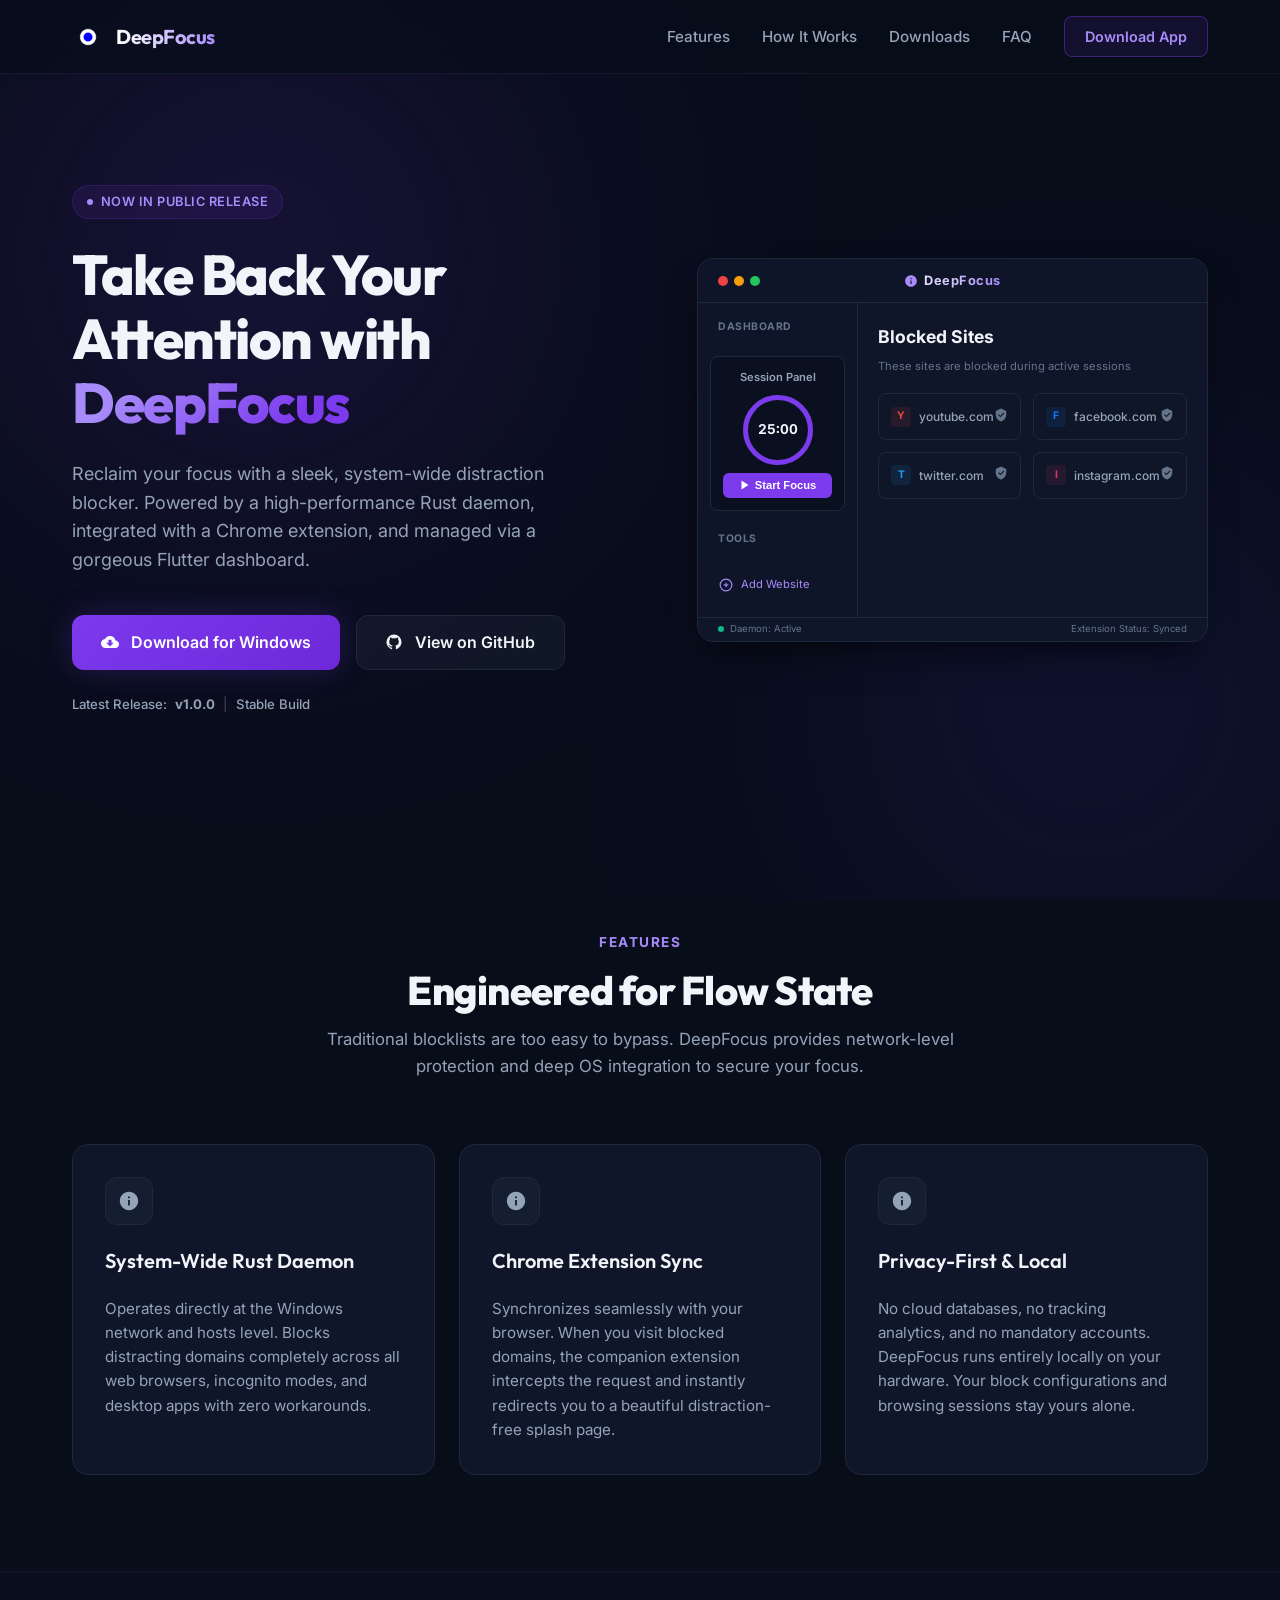
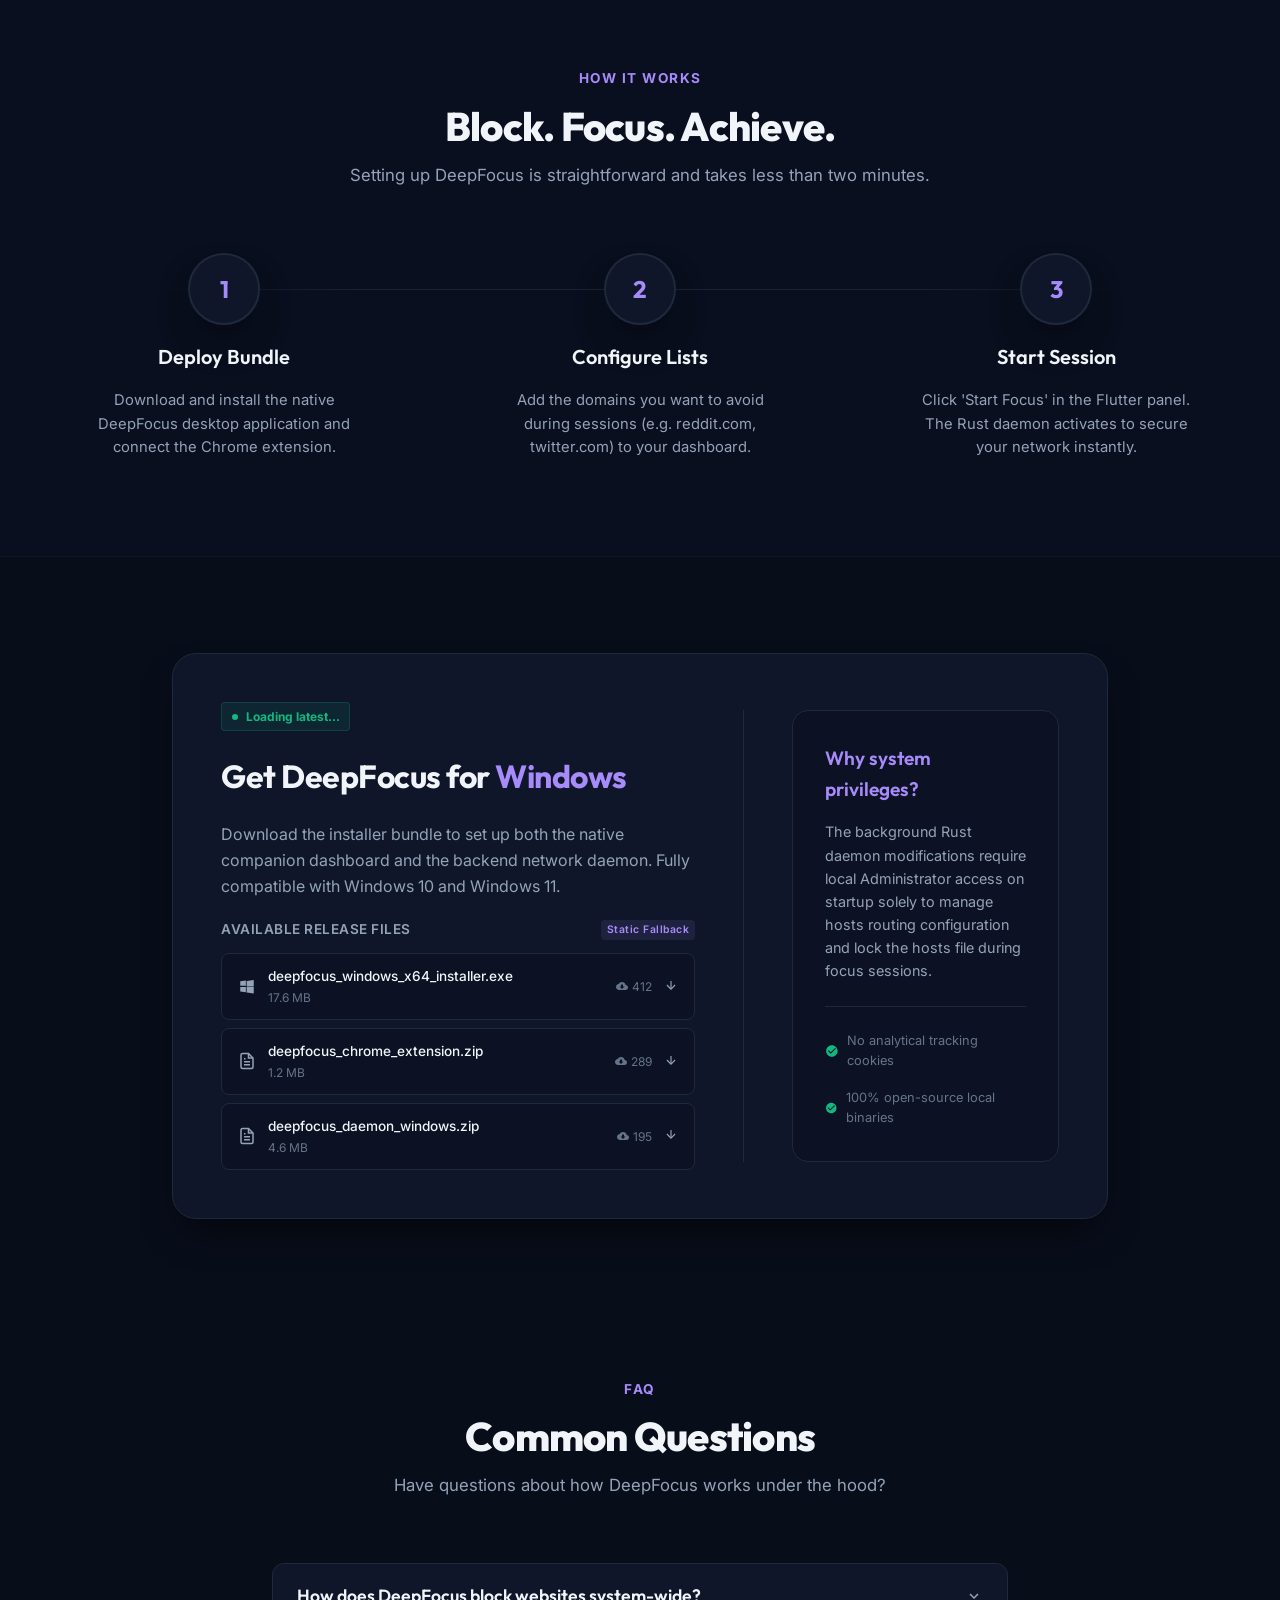
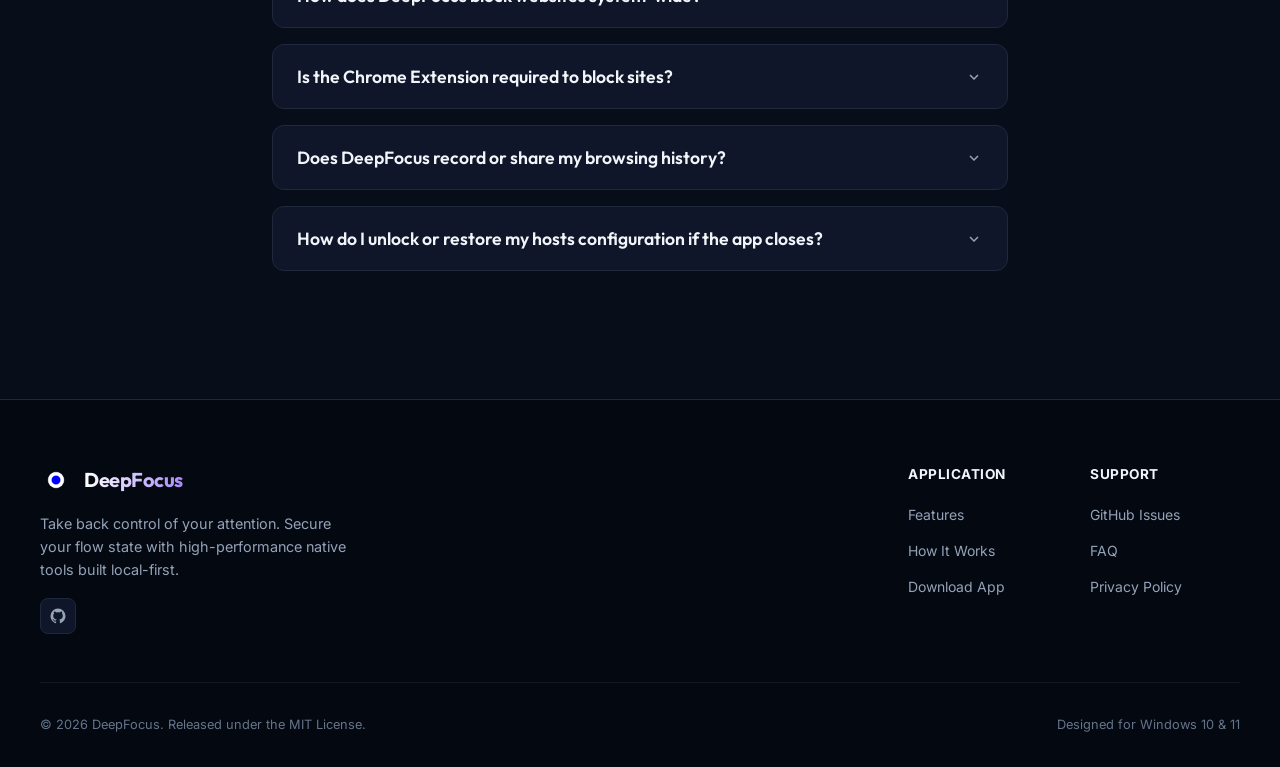
<file: index.html>
<!DOCTYPE html>
<html lang="en">
<head>
    <meta charset="UTF-8">
    <meta name="viewport" content="width=device-width, initial-scale=1.0">
    
    <!-- Title & SEO Metadata -->
    <title>DeepFocus — Reclaim Your Productivity with System-Wide Focus Sessions</title>
    <meta name="description" content="DeepFocus is an elegant, open-source website and distraction blocker built with Rust and Flutter. Block addictive sites system-wide at the network level and manage sessions locally and privately.">
    <meta name="keywords" content="DeepFocus, website blocker, distraction blocker, hosts file blocker, productivity tool, focus timer, app blocker, chrome extension blocklist, local website blocker, deep work, flow state, open source blocker, windows focus app">
    <meta name="author" content="Hello-Mirage">
    <link rel="canonical" href="https://hello-mirage.github.io/deepfocus/">

    <!-- Open Graph / Facebook Previews -->
    <meta property="og:type" content="website">
    <meta property="og:url" content="https://hello-mirage.github.io/deepfocus/">
    <meta property="og:title" content="DeepFocus — Reclaim Your Productivity with System-Wide Focus Sessions">
    <meta property="og:description" content="Block distracting websites system-wide at the network level. Beautiful Flutter dashboard with Rust daemon and browser extension synchronization. 100% private and local.">
    <meta property="og:image" content="https://raw.githubusercontent.com/Hello-Mirage/deepfocus/main/screenshot.png">

    <!-- Twitter Card Previews -->
    <meta name="twitter:card" content="summary_large_image">
    <meta name="twitter:url" content="https://hello-mirage.github.io/deepfocus/">
    <meta name="twitter:title" content="DeepFocus — Reclaim Your Productivity with System-Wide Focus Sessions">
    <meta name="twitter:description" content="Block distracting websites system-wide. Beautiful Flutter dashboard, Rust background daemon, and browser extension. 100% private and local.">
    <meta name="twitter:image" content="https://raw.githubusercontent.com/Hello-Mirage/deepfocus/main/screenshot.png">

    <!-- Structured Data (JSON-LD) for SEO Rich Snippets -->
    <script type="application/ld+json">
    {
      "@context": "https://schema.org",
      "@type": "SoftwareApplication",
      "name": "DeepFocus",
      "operatingSystem": "Windows 10, Windows 11",
      "applicationCategory": "ProductivityApplication",
      "offers": {
        "@type": "Offer",
        "price": "0.00",
        "priceCurrency": "USD"
      },
      "description": "An elegant, system-wide distraction blocker built with Rust and Flutter. Blocks addictive websites at the hosts/network level with browser extension support.",
      "softwareVersion": "1.0.0",
      "license": "https://opensource.org/licenses/MIT",
      "downloadUrl": "https://github.com/Hello-Mirage/deepfocus/releases"
    }
    </script>

    <!-- Stylesheet Link -->
    <link rel="stylesheet" href="styles.css">
    
    <!-- Favicon (Fallback CSS-Based SVG favicon) -->
    <link rel="icon" type="image/svg+xml" href="data:image/svg+xml,<svg xmlns='http://www.w3.org/2000/svg' viewBox='0 0 100 100'><rect width='100' height='100' rx='20' fill='%237C3AED'/><circle cx='50' cy='50' r='25' fill='white'/></svg>">
</head>
<body>

    <!-- Fixed Ambient Background Lights -->
    <div class="bg-glow-container" aria-hidden="true">
        <div class="bg-blob blob-purple"></div>
        <div class="bg-blob blob-indigo"></div>
    </div>

    <!-- Glassmorphic Header -->
    <header>
        <div class="nav-container">
            <a href="#" class="logo" aria-label="DeepFocus Home">
                <img src="./logo.png" alt="DeepFocus Logo" class="logo-img">
                <span class="logo-text">DeepFocus</span>
            </a>
            
            <button class="mobile-nav-toggle" aria-label="Toggle navigation menu">
                <svg width="24" height="24" viewBox="0 0 24 24" fill="none" stroke="currentColor" stroke-width="2">
                    <line x1="4" y1="12" x2="20" y2="12"></line>
                    <line x1="4" y1="6" x2="20" y2="6"></line>
                    <line x1="4" y1="18" x2="20" y2="18"></line>
                </svg>
            </button>
            
            <nav>
                <ul class="nav-links">
                    <li><a href="#features" class="nav-link">Features</a></li>
                    <li><a href="#how-it-works" class="nav-link">How It Works</a></li>
                    <li><a href="#downloads" class="nav-link">Downloads</a></li>
                    <li><a href="#faq" class="nav-link">FAQ</a></li>
                </ul>
                <a href="#downloads" class="btn-nav-download" id="nav-download-cta">Download App</a>
            </nav>
        </div>
    </header>

    <!-- Main Content -->
    <main>
        
        <!-- Hero Section -->
        <section class="hero">
            <div class="hero-content">
                <div class="badge-container">
                    <div class="hero-badge">
                        <span class="hero-badge-pulse"></span>
                        <span>Now in Public Release</span>
                    </div>
                </div>
                <h1>Take Back Your Attention with <span>DeepFocus</span></h1>
                <p class="hero-desc">
                    Reclaim your focus with a sleek, system-wide distraction blocker. Powered by a high-performance Rust daemon, integrated with a Chrome extension, and managed via a gorgeous Flutter dashboard.
                </p>
                <div class="hero-ctas">
                    <a href="#downloads" class="btn btn-primary" id="main-download-cta">
                        <svg viewBox="0 0 24 24" width="20" height="20" fill="currentColor">
                            <path d="M19.35 10.04C18.67 6.59 15.64 4 12 4 9.11 4 6.6 5.64 5.35 8.04 2.34 8.36 0 10.91 0 14c0 3.31 2.69 6 6 6h13c2.76 0 5-2.24 5-5 0-2.64-2.05-4.78-4.65-4.96zM17 13l-5 5-5-5h3V9h4v4h3z"/>
                        </svg>
                        <span>Download for Windows</span>
                    </a>
                    <a href="https://github.com/Hello-Mirage/deepfocus" class="btn btn-secondary" target="_blank" rel="noopener">
                        <svg viewBox="0 0 24 24" width="20" height="20" fill="currentColor">
                            <path d="M12 2A10 10 0 0 0 2 12c0 4.42 2.87 8.17 6.84 9.5.5.08.66-.23.66-.5v-1.69c-2.77.6-3.36-1.34-3.36-1.34-.46-1.16-1.11-1.47-1.11-1.47-.9-.62.07-.6.07-.6 1 .07 1.53 1.03 1.53 1.03.9 1.52 2.34 1.07 2.91.83.1-.65.35-1.09.63-1.34-2.22-.25-4.55-1.11-4.55-4.92 0-1.11.38-2 1.03-2.71-.1-.25-.45-1.29.1-2.64 0 0 .84-.27 2.75 1.02.79-.22 1.65-.33 2.5-.33.85 0 1.71.11 2.5.33 1.91-1.29 2.75-1.02 2.75-1.02.55 1.35.2 2.39.1 2.64.65.71 1.03 1.6 1.03 2.71 0 3.82-2.34 4.66-4.57 4.91.36.31.69.92.69 1.85V21c0 .27.16.59.67.5C19.14 20.16 22 16.42 22 12A10 10 0 0 0 12 2z"/>
                        </svg>
                        <span>View on GitHub</span>
                    </a>
                </div>
                <div class="release-subtext">
                    <span>Latest Release:</span>
                    <span class="gh-release-version" style="font-weight:700;">v1.0.0</span>
                    <span style="color:var(--text-dark);">|</span>
                    <span class="gh-release-date">May 2026</span>
                </div>
            </div>
            
            <!-- Hero Interactive Demo Widget (Simulated App Layout) -->
            <div class="hero-visual">
                <div class="app-mockup" id="interactive-app-wrapper">
                    
                    <!-- Title Bar -->
                    <div class="mock-titlebar">
                        <div class="mock-window-dots">
                            <span class="mock-dot mock-dot-close" aria-hidden="true"></span>
                            <span class="mock-dot mock-dot-minimize" aria-hidden="true"></span>
                            <span class="mock-dot mock-dot-maximize" aria-hidden="true"></span>
                        </div>
                        <div class="mock-app-title">
                            <svg viewBox="0 0 24 24"><path d="M12 2C6.48 2 2 6.48 2 12s4.48 10 10 10 10-4.48 10-10S17.52 2 12 2zm1 15h-2v-6h2v6zm0-8h-2V7h2v2z"/></svg>
                            <span>DeepFocus</span>
                        </div>
                        <div style="width: 42px;"></div> <!-- Spacer -->
                    </div>

                    <!-- App Body -->
                    <div class="mock-body">
                        
                        <!-- Left Sidebar -->
                        <aside class="mock-sidebar">
                            <div class="mock-section-title">Dashboard</div>
                            
                            <!-- Session Panel Card -->
                            <div class="mock-session-panel">
                                <span class="mock-session-title">Session Panel</span>
                                <div class="mock-timer-display">
                                    <svg viewBox="0 0 70 70">
                                        <circle class="circle-bg" cx="35" cy="35" r="32.5"></circle>
                                        <circle class="circle-progress" cx="35" cy="35" r="32.5"></circle>
                                    </svg>
                                    <span class="mock-timer-text">25:00</span>
                                </div>
                                <button class="mock-btn-start" aria-label="Start simulated focus timer">
                                    <svg width="12" height="12" viewBox="0 0 24 24" fill="currentColor">
                                        <polygon points="5 3 19 12 5 21 5 3"></polygon>
                                    </svg>
                                    <span>Start Focus</span>
                                </button>
                            </div>

                            <div class="mock-section-title">Tools</div>
                            <div class="mock-sidebar-btn accent">
                                <svg fill="none" stroke="currentColor" stroke-width="2" viewBox="0 0 24 24"><circle cx="12" cy="12" r="10"></circle><line x1="12" y1="8" x2="12" y2="16"></line><line x1="8" y1="12" x2="16" y2="12"></line></svg>
                                <span>Add Website</span>
                            </div>
                            <div class="mock-sidebar-btn">
                                <svg fill="none" stroke="currentColor" stroke-width="2" viewBox="0 0 24 24"><path d="M2.5 2v6h6M21.5 22v-6h-6"/><path d="M22 11.5A10 10 0 0 0 9.5 2.5M2 12.5a10 10 0 0 0 12.5 9"/></svg>
                                <span>Revert Changes</span>
                            </div>

                            <!-- Sidebar Stats Card -->
                            <div class="mock-stats-card">
                                <div class="mock-stats-icon">
                                    <svg viewBox="0 0 24 24"><path d="M12 2C6.48 2 2 6.48 2 12s4.48 10 10 10 10-4.48 10-10S17.52 2 12 2zm1 15h-2v-6h2v6zm0-8h-2V7h2v2z"/></svg>
                                </div>
                                <div class="mock-stats-info">
                                    <span class="mock-stats-num">8</span>
                                    <span class="mock-stats-lbl">sites blocked</span>
                                </div>
                            </div>
                        </aside>

                        <!-- Main Screen Area -->
                        <section class="mock-main">
                            <div class="mock-main-header">
                                <div>
                                    <h2 class="mock-main-title">Blocked Sites</h2>
                                    <span class="mock-main-desc">These sites are blocked during active sessions</span>
                                </div>
                                <!-- Active Session Chip -->
                                <div class="mock-active-chip">
                                    <span class="mock-active-chip-dot"></span>
                                    <span>Session Active</span>
                                </div>
                            </div>

                            <!-- Sites Grid -->
                            <div class="mock-grid">
                                <div class="mock-card">
                                    <div class="mock-card-left">
                                        <div class="mock-card-logo" style="color: #EF4444; background: rgba(239, 68, 68, 0.1);">Y</div>
                                        <span class="mock-card-name">youtube.com</span>
                                    </div>
                                    <span class="mock-card-shield" aria-hidden="true">
                                        <svg fill="currentColor" viewBox="0 0 24 24"><path d="M12 1L3 5v6c0 5.55 3.84 10.74 9 12 5.16-1.26 9-6.45 9-12V5l-9-4zm-1 15l-4-4 1.41-1.41L11 13.17l5.59-5.59L18 9l-7 7z"/></svg>
                                    </span>
                                </div>
                                <div class="mock-card">
                                    <div class="mock-card-left">
                                        <div class="mock-card-logo" style="color: #1877F2; background: rgba(24, 119, 242, 0.1);">F</div>
                                        <span class="mock-card-name">facebook.com</span>
                                    </div>
                                    <span class="mock-card-shield" aria-hidden="true">
                                        <svg fill="currentColor" viewBox="0 0 24 24"><path d="M12 1L3 5v6c0 5.55 3.84 10.74 9 12 5.16-1.26 9-6.45 9-12V5l-9-4zm-1 15l-4-4 1.41-1.41L11 13.17l5.59-5.59L18 9l-7 7z"/></svg>
                                    </span>
                                </div>
                                <div class="mock-card">
                                    <div class="mock-card-left">
                                        <div class="mock-card-logo" style="color: #1DA1F2; background: rgba(29, 161, 242, 0.1);">T</div>
                                        <span class="mock-card-name">twitter.com</span>
                                    </div>
                                    <span class="mock-card-shield" aria-hidden="true">
                                        <svg fill="currentColor" viewBox="0 0 24 24"><path d="M12 1L3 5v6c0 5.55 3.84 10.74 9 12 5.16-1.26 9-6.45 9-12V5l-9-4zm-1 15l-4-4 1.41-1.41L11 13.17l5.59-5.59L18 9l-7 7z"/></svg>
                                    </span>
                                </div>
                                <div class="mock-card">
                                    <div class="mock-card-left">
                                        <div class="mock-card-logo" style="color: #E1306C; background: rgba(225, 48, 108, 0.1);">I</div>
                                        <span class="mock-card-name">instagram.com</span>
                                    </div>
                                    <span class="mock-card-shield" aria-hidden="true">
                                        <svg fill="currentColor" viewBox="0 0 24 24"><path d="M12 1L3 5v6c0 5.55 3.84 10.74 9 12 5.16-1.26 9-6.45 9-12V5l-9-4zm-1 15l-4-4 1.41-1.41L11 13.17l5.59-5.59L18 9l-7 7z"/></svg>
                                    </span>
                                </div>
                            </div>
                        </section>

                    </div>

                    <!-- Footer Status Bar -->
                    <footer class="mock-statusbar">
                        <div class="mock-status-left">
                            <span class="mock-status-indicator"></span>
                            <span>Daemon: Active</span>
                        </div>
                        <span>Extension Status: Synced</span>
                    </footer>

                </div>
                
                <!-- Floating Decorative Ambient Glow Circle Behind the App UI Mockup -->
                <div class="glow-ring" aria-hidden="true"></div>
            </div>
        </section>

        <!-- Features Section -->
        <section id="features" class="features">
            <div class="section-header">
                <span class="section-label">Features</span>
                <h2 class="section-title">Engineered for Flow State</h2>
                <p class="section-desc">Traditional blocklists are too easy to bypass. DeepFocus provides network-level protection and deep OS integration to secure your focus.</p>
            </div>
            
            <div class="features-grid">
                <!-- Card 1 -->
                <div class="feature-card">
                    <div class="feature-icon-wrapper">
                        <svg viewBox="0 0 24 24"><path d="M12 2C6.48 2 2 6.48 2 12s4.48 10 10 10 10-4.48 10-10S17.52 2 12 2zm1 15h-2v-6h2v6zm0-8h-2V7h2v2z"/></svg>
                    </div>
                    <h3 class="feature-title">System-Wide Rust Daemon</h3>
                    <p class="feature-desc">Operates directly at the Windows network and hosts level. Blocks distracting domains completely across all web browsers, incognito modes, and desktop apps with zero workarounds.</p>
                </div>
                <!-- Card 2 -->
                <div class="feature-card">
                    <div class="feature-icon-wrapper">
                        <svg viewBox="0 0 24 24"><path d="M12 2C6.48 2 2 6.48 2 12s4.48 10 10 10 10-4.48 10-10S17.52 2 12 2zm1 15h-2v-6h2v6zm0-8h-2V7h2v2z"/></svg>
                    </div>
                    <h3 class="feature-title">Chrome Extension Sync</h3>
                    <p class="feature-desc">Synchronizes seamlessly with your browser. When you visit blocked domains, the companion extension intercepts the request and instantly redirects you to a beautiful distraction-free splash page.</p>
                </div>
                <!-- Card 3 -->
                <div class="feature-card">
                    <div class="feature-icon-wrapper">
                        <svg viewBox="0 0 24 24"><path d="M12 2C6.48 2 2 6.48 2 12s4.48 10 10 10 10-4.48 10-10S17.52 2 12 2zm1 15h-2v-6h2v6zm0-8h-2V7h2v2z"/></svg>
                    </div>
                    <h3 class="feature-title">Privacy-First & Local</h3>
                    <p class="feature-desc">No cloud databases, no tracking analytics, and no mandatory accounts. DeepFocus runs entirely locally on your hardware. Your block configurations and browsing sessions stay yours alone.</p>
                </div>
            </div>
        </section>

        <!-- How It Works Section -->
        <section id="how-it-works" class="workflow">
            <div class="workflow-container">
                <div class="section-header">
                    <span class="section-label">How It Works</span>
                    <h2 class="section-title">Block. Focus. Achieve.</h2>
                    <p class="section-desc">Setting up DeepFocus is straightforward and takes less than two minutes.</p>
                </div>
                
                <div class="steps-grid">
                    <!-- Step 1 -->
                    <div class="step-item">
                        <div class="step-num">1</div>
                        <h3 class="step-title">Deploy Bundle</h3>
                        <p class="step-desc">Download and install the native DeepFocus desktop application and connect the Chrome extension.</p>
                    </div>
                    <!-- Step 2 -->
                    <div class="step-item">
                        <div class="step-num">2</div>
                        <h3 class="step-title">Configure Lists</h3>
                        <p class="step-desc">Add the domains you want to avoid during sessions (e.g. reddit.com, twitter.com) to your dashboard.</p>
                    </div>
                    <!-- Step 3 -->
                    <div class="step-item">
                        <div class="step-num">3</div>
                        <h3 class="step-title">Start Session</h3>
                        <p class="step-desc">Click 'Start Focus' in the Flutter panel. The Rust daemon activates to secure your network instantly.</p>
                    </div>
                </div>
            </div>
        </section>

        <!-- Dynamic Downloads & Release Section -->
        <section id="downloads" class="downloads-section">
            <div class="downloads-wrapper">
                <div class="downloads-inner-grid">
                    <div class="downloads-left">
                        <span class="downloads-tag" aria-live="polite">
                            <span class="hero-badge-pulse" style="background-color: var(--success)"></span>
                            Loading latest...
                        </span>
                        <h3>Get DeepFocus for <span>Windows</span></h3>
                        <p>
                            Download the installer bundle to set up both the native companion dashboard and the backend network daemon. Fully compatible with Windows 10 and Windows 11.
                        </p>
                        
                        <!-- Release assets table container, populated via app.js with skeleton shimmers on start -->
                        <div class="release-assets-container" id="release-assets-container">
                            <div class="assets-header" aria-hidden="true">Available Release Files</div>
                            <div class="shimmer-loader" aria-hidden="true">
                                <div class="shimmer-bar"></div>
                                <div class="shimmer-bar"></div>
                                <div class="shimmer-bar"></div>
                            </div>
                        </div>
                    </div>
                    
                    <div class="downloads-right" style="border-left: 1px solid var(--border-color); padding-left: 3rem;">
                        <div style="background: rgba(8, 13, 26, 0.4); border: 1px solid var(--border-color); border-radius: var(--radius-lg); padding: 2rem; display: flex; flex-direction: column; gap: 1rem;">
                            <h4 style="font-family: var(--font-title); font-size: 1.2rem; font-weight: 600; color: var(--secondary);">Why system privileges?</h4>
                            <p style="font-size: 0.9rem; color: var(--text-secondary); line-height: 1.6;">
                                The background Rust daemon modifications require local Administrator access on startup solely to manage hosts routing configuration and lock the hosts file during focus sessions.
                            </p>
                            <hr style="border: 0; border-top: 1px solid var(--border-color); margin: 0.5rem 0;">
                            <div style="display: flex; gap: 0.5rem; align-items: center; font-size: 0.8rem; color: var(--text-muted);">
                                <svg viewBox="0 0 24 24" width="14" height="14" fill="currentColor" style="color: var(--success);"><path d="M12 2C6.48 2 2 6.48 2 12s4.48 10 10 10 10-4.48 10-10S17.52 2 12 2zm-2 15l-5-5 1.41-1.41L10 14.17l7.59-7.59L19 8l-9 9z"/></svg>
                                <span>No analytical tracking cookies</span>
                            </div>
                            <div style="display: flex; gap: 0.5rem; align-items: center; font-size: 0.8rem; color: var(--text-muted);">
                                <svg viewBox="0 0 24 24" width="14" height="14" fill="currentColor" style="color: var(--success);"><path d="M12 2C6.48 2 2 6.48 2 12s4.48 10 10 10 10-4.48 10-10S17.52 2 12 2zm-2 15l-5-5 1.41-1.41L10 14.17l7.59-7.59L19 8l-9 9z"/></svg>
                                <span>100% open-source local binaries</span>
                            </div>
                        </div>
                    </div>
                </div>
            </div>
        </section>

        <!-- FAQ Section -->
        <section id="faq" class="faq">
            <div class="section-header">
                <span class="section-label">FAQ</span>
                <h2 class="section-title">Common Questions</h2>
                <p class="section-desc">Have questions about how DeepFocus works under the hood?</p>
            </div>
            
            <div class="faq-list">
                <!-- FAQ Item 1 -->
                <div class="faq-item">
                    <button class="faq-question-btn">
                        <span>How does DeepFocus block websites system-wide?</span>
                        <svg class="faq-icon-arrow" viewBox="0 0 24 24"><path d="M16.59 8.59L12 13.17 7.41 8.59 6 10l6 6 6-6z"/></svg>
                    </button>
                    <div class="faq-answer">
                        <div class="faq-answer-inner">
                            <p>
                                DeepFocus operates a native Rust background daemon with administrative privileges. When you click "Start Focus" in your dashboard, the daemon updates the system routing parameters and maps the blocked domains to <code>127.0.0.1</code> (localhost) in the Windows hosts configuration. This guarantees that requests are blocked instantly before any browser processing, making it impossible to circumvent by changing browsers or going incognito.
                            </p>
                        </div>
                    </div>
                </div>
                
                <!-- FAQ Item 2 -->
                <div class="faq-item">
                    <button class="faq-question-btn">
                        <span>Is the Chrome Extension required to block sites?</span>
                        <svg class="faq-icon-arrow" viewBox="0 0 24 24"><path d="M16.59 8.59L12 13.17 7.41 8.59 6 10l6 6 6-6z"/></svg>
                    </button>
                    <div class="faq-answer">
                        <div class="faq-answer-inner">
                            <p>
                                No, but it is highly recommended! The Rust network daemon handles the absolute blocking at the IP routing level. However, visiting blocked sites on a normal browser will result in a generic browser "Site cannot be reached" error.
                            </p>
                            <p style="margin-top: 0.5rem;">
                                The optional DeepFocus Chrome Extension runs as a companion. It monitors your browser and redirects those connection failures to an elegant, custom built-in HTML splash screen that actively reminds you to get back to work, ensuring a smoother user experience.
                            </p>
                        </div>
                    </div>
                </div>

                <!-- FAQ Item 3 -->
                <div class="faq-item">
                    <button class="faq-question-btn">
                        <span>Does DeepFocus record or share my browsing history?</span>
                        <svg class="faq-icon-arrow" viewBox="0 0 24 24"><path d="M16.59 8.59L12 13.17 7.41 8.59 6 10l6 6 6-6z"/></svg>
                    </button>
                    <div class="faq-answer">
                        <div class="faq-answer-inner">
                            <p>
                                Never. DeepFocus is designed with absolute privacy as its core tenet. The software functions completely locally on your device. There are no remote sync servers, tracker beacons, or tracking telemetry. Your lists, session analytics, and app configuration remain entirely sandboxed on your personal storage.
                            </p>
                        </div>
                    </div>
                </div>

                <!-- FAQ Item 4 -->
                <div class="faq-item">
                    <button class="faq-question-btn">
                        <span>How do I unlock or restore my hosts configuration if the app closes?</span>
                        <svg class="faq-icon-arrow" viewBox="0 0 24 24"><path d="M16.59 8.59L12 13.17 7.41 8.59 6 10l6 6 6-6z"/></svg>
                    </button>
                    <div class="faq-answer">
                        <div class="faq-answer-inner">
                            <p>
                                DeepFocus always cleanly reverts any changes when you stop a session or exit the dashboard. In the rare event of a system crash, simply open the dashboard and click the "Revert Changes" button in the sidebar. This will instantly communicate with the local daemon service to restore your default original configurations safely.
                            </p>
                        </div>
                    </div>
                </div>
            </div>
        </section>

    </main>

    <!-- Footer -->
    <footer>
        <div class="footer-container">
            <div class="footer-top">
                <div class="footer-brand">
                    <a href="#" class="logo" aria-label="DeepFocus Home">
                        <img src="./logo.png" alt="DeepFocus Logo" class="logo-img">
                        <span class="logo-text">DeepFocus</span>
                    </a>
                    <p>Take back control of your attention. Secure your flow state with high-performance native tools built local-first.</p>
                    <div class="footer-socials">
                        <a href="https://github.com/Hello-Mirage/deepfocus" class="social-link" target="_blank" rel="noopener" aria-label="DeepFocus GitHub Repository">
                            <svg viewBox="0 0 24 24" fill="currentColor"><path d="M12 2A10 10 0 0 0 2 12c0 4.42 2.87 8.17 6.84 9.5.5.08.66-.23.66-.5v-1.69c-2.77.6-3.36-1.34-3.36-1.34-.46-1.16-1.11-1.47-1.11-1.47-.9-.62.07-.6.07-.6 1 .07 1.53 1.03 1.53 1.03.9 1.52 2.34 1.07 2.91.83.1-.65.35-1.09.63-1.34-2.22-.25-4.55-1.11-4.55-4.92 0-1.11.38-2 1.03-2.71-.1-.25-.45-1.29.1-2.64 0 0 .84-.27 2.75 1.02.79-.22 1.65-.33 2.5-.33.85 0 1.71.11 2.5.33 1.91-1.29 2.75-1.02 2.75-1.02.55 1.35.2 2.39.1 2.64.65.71 1.03 1.6 1.03 2.71 0 3.82-2.34 4.66-4.57 4.91.36.31.69.92.69 1.85V21c0 .27.16.59.67.5C19.14 20.16 22 16.42 22 12A10 10 0 0 0 12 2z"/></svg>
                        </a>
                    </div>
                </div>
                
                <div class="footer-links-grid">
                    <div class="footer-column">
                        <h4>Application</h4>
                        <ul>
                            <li><a href="#features">Features</a></li>
                            <li><a href="#how-it-works">How It Works</a></li>
                            <li><a href="#downloads">Download App</a></li>
                        </ul>
                    </div>
                    <div class="footer-column">
                        <h4>Support</h4>
                        <ul>
                            <li><a href="https://github.com/Hello-Mirage/deepfocus" target="_blank" rel="noopener">GitHub Issues</a></li>
                            <li><a href="#faq">FAQ</a></li>
                            <li><a href="#" id="privacy-policy-link">Privacy Policy</a></li>
                        </ul>
                    </div>
                </div>
            </div>
            
            <div class="footer-bottom">
                <p>&copy; 2026 DeepFocus. Released under the MIT License.</p>
                <p>Designed for Windows 10 & 11</p>
            </div>
        </div>
    </footer>

    <!-- Privacy Policy Modal -->
    <div id="privacy-modal" class="modal">
        <div class="modal-content glass">
            <div class="modal-header">
                <h2>Privacy Policy</h2>
                <button id="close-privacy-btn" class="close-btn" aria-label="Close Privacy Policy">&times;</button>
            </div>
            <div class="modal-body">
                <p class="privacy-intro">Your privacy is our highest priority. Because <strong>DeepFocus</strong> is a local-first utility, we protect your data by design.</p>
                
                <div class="privacy-section">
                    <h3>1. Data Collection & Transmission</h3>
                    <p>DeepFocus does <strong>not</strong> collect, track, store, or transmit any of your personal data, browsing history, or blocked websites. There are no remote logging databases, analytics beacons, or telemetry processes. Everything runs entirely sandboxed on your personal device.</p>
                </div>
                
                <div class="privacy-section">
                    <h3>2. Local Network & System Adjustments</h3>
                    <p>DeepFocus operates strictly on your local machine. It requires elevated (administrator) privileges exclusively to perform two actions on your system when a session begins:</p>
                    <ul>
                        <li>Update your local Windows <code>hosts</code> file (mapping blocked domains to <code>127.0.0.1</code>).</li>
                        <li>Register standard outbound IP blocklists via the Windows Firewall (<code>netsh advfirewall</code>).</li>
                    </ul>
                    <p>These operations occur entirely within your local kernel space, and all adjustments are safely reverted to their original state immediately upon ending your focus session or triggering the emergency revert option.</p>
                </div>
                
                <div class="privacy-section">
                    <h3>3. Companion Extension Scope</h3>
                    <p>The optional DeepFocus companion browser extension monitors navigation requests locally to detect connection failures of blocked domains and redirect them to a custom HTML splash screen. It has no remote backend capabilities and never records or stores your browsing logs.</p>
                </div>

                <div class="privacy-section">
                    <h3>4. Open Source & Transparency</h3>
                    <p>Since DeepFocus is 100% open source under the MIT License, you can inspect, audit, and compile every line of our Rust daemon, Flutter interface, and browser extension yourself.</p>
                </div>
            </div>
            <div class="modal-footer">
                <button id="dismiss-privacy-btn" class="dismiss-btn">I Understand</button>
            </div>
        </div>
    </div>

    <!-- Core App Logic Script -->
    <script src="app.js"></script>
</body>
</html>
</file>
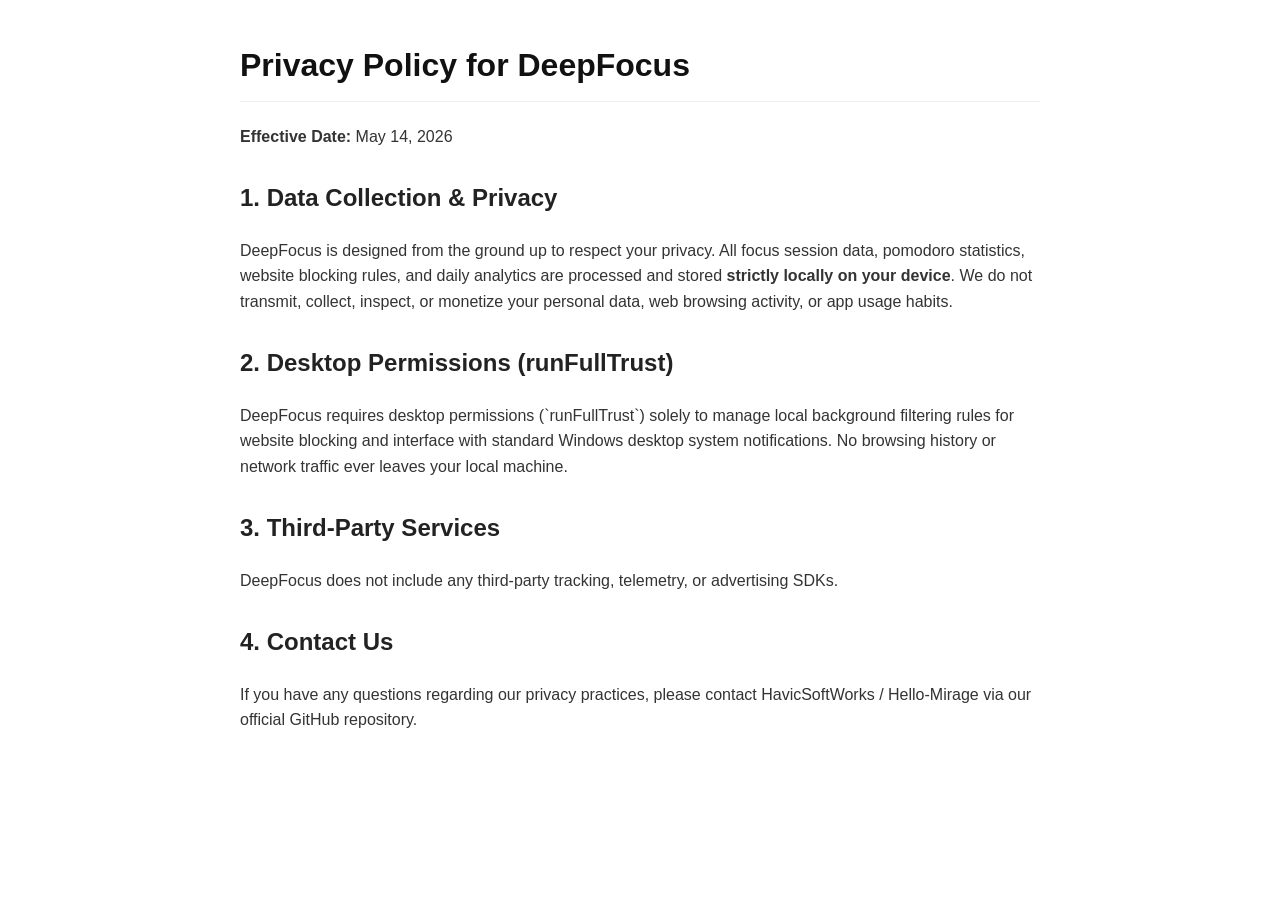
<file: privacy.html>
<!DOCTYPE html>
<html lang="en">
<head>
    <meta charset="UTF-8">
    <meta name="viewport" content="width=device-width, initial-scale=1.0">
    <title>Privacy Policy - DeepFocus</title>
    <style>
        body { font-family: -apple-system, BlinkMacSystemFont, 'Segoe UI', Roboto, Helvetica, Arial, sans-serif; line-height: 1.6; color: #333; max-width: 800px; margin: 40px auto; padding: 0 20px; }
        h1 { color: #111; border-bottom: 1px solid #eee; padding-bottom: 10px; }
        h2 { color: #222; margin-top: 30px; }
        p { margin-bottom: 15px; }
    </style>
</head>
<body>
    <h1>Privacy Policy for DeepFocus</h1>
    <p><strong>Effective Date:</strong> May 14, 2026</p>
    
    <h2>1. Data Collection & Privacy</h2>
    <p>DeepFocus is designed from the ground up to respect your privacy. All focus session data, pomodoro statistics, website blocking rules, and daily analytics are processed and stored <strong>strictly locally on your device</strong>. We do not transmit, collect, inspect, or monetize your personal data, web browsing activity, or app usage habits.</p>

    <h2>2. Desktop Permissions (runFullTrust)</h2>
    <p>DeepFocus requires desktop permissions (`runFullTrust`) solely to manage local background filtering rules for website blocking and interface with standard Windows desktop system notifications. No browsing history or network traffic ever leaves your local machine.</p>

    <h2>3. Third-Party Services</h2>
    <p>DeepFocus does not include any third-party tracking, telemetry, or advertising SDKs.</p>

    <h2>4. Contact Us</h2>
    <p>If you have any questions regarding our privacy practices, please contact HavicSoftWorks / Hello-Mirage via our official GitHub repository.</p>
</body>
</html>
</file>
<file: styles.css>
/*
 * DeepFocus Landing Page — Stylesheet
 * Elegant, minimalist, responsive design with glassmorphism and ambient glows.
 */

@import url('https://fonts.googleapis.com/css2?family=Inter:wght@300;400;500;600;700&family=Outfit:wght@400;500;600;700;800&display=swap');

:root {
    /* Color Palette */
    --bg-color: #080D1A;
    --surface-color: #0F1629;
    --surface-alt: #161E35;
    --border-color: #1E293B;
    --border-hover: #334155;
    
    --text-primary: #F1F5F9;
    --text-secondary: #94A3B8;
    --text-muted: #64748B;
    --text-dark: #334155;

    --primary: #7C3AED;
    --primary-hover: #6D28D9;
    --primary-glow: rgba(124, 58, 237, 0.2);
    --primary-glow-strong: rgba(124, 58, 237, 0.4);
    
    --secondary: #A78BFA;
    --secondary-glow: rgba(167, 139, 250, 0.15);

    --accent: #06B6D4;
    --accent-glow: rgba(6, 182, 212, 0.15);

    --success: #10B981;
    --success-glow: rgba(16, 185, 129, 0.15);
    
    --error: #EF4444;

    /* Fonts */
    --font-primary: 'Inter', sans-serif;
    --font-title: 'Outfit', sans-serif;

    /* Shadows & Borders */
    --radius-sm: 8px;
    --radius-md: 12px;
    --radius-lg: 16px;
    --radius-xl: 24px;
    --transition: all 0.3s cubic-bezier(0.4, 0, 0.2, 1);
    --shadow-premium: 0 20px 40px -15px rgba(0, 0, 0, 0.7);
    --shadow-glow: 0 0 30px rgba(124, 58, 237, 0.25);
}

/* Reset & Base Styles */
* {
    box-sizing: border-box;
    margin: 0;
    padding: 0;
    scrollbar-width: thin;
    scrollbar-color: var(--border-color) var(--bg-color);
}

html {
    scroll-behavior: smooth;
}

body {
    background-color: var(--bg-color);
    color: var(--text-primary);
    font-family: var(--font-primary);
    overflow-x: hidden;
    line-height: 1.6;
    -webkit-font-smoothing: antialiased;
}

/* Dynamic Animated Background Blobs */
.bg-glow-container {
    position: fixed;
    top: 0;
    left: 0;
    width: 100vw;
    height: 100vh;
    z-index: -1;
    overflow: hidden;
    pointer-events: none;
}

.bg-blob {
    position: absolute;
    border-radius: 50%;
    filter: blur(140px);
    opacity: 0.25;
}

.blob-purple {
    background: radial-gradient(circle, var(--primary) 0%, rgba(0,0,0,0) 70%);
    width: 60vw;
    height: 60vw;
    top: -10vw;
    left: -10vw;
    animation: move-blob-1 25s infinite alternate ease-in-out;
}

.blob-indigo {
    background: radial-gradient(circle, #4F46E5 0%, rgba(0,0,0,0) 70%);
    width: 50vw;
    height: 50vw;
    bottom: -10vw;
    right: -10vw;
    animation: move-blob-2 20s infinite alternate ease-in-out;
}

@keyframes move-blob-1 {
    0% { transform: translate(0, 0) scale(1); }
    50% { transform: translate(5vw, 10vh) scale(1.1); }
    100% { transform: translate(-5vw, 5vh) scale(0.95); }
}

@keyframes move-blob-2 {
    0% { transform: translate(0, 0) scale(0.95); }
    50% { transform: translate(-8vw, -5vh) scale(1.05); }
    100% { transform: translate(3vw, -10vh) scale(1.0); }
}

/* Navigation */
header {
    position: fixed;
    top: 0;
    left: 0;
    width: 100%;
    z-index: 100;
    background: rgba(8, 13, 26, 0.7);
    backdrop-filter: blur(12px);
    -webkit-backdrop-filter: blur(12px);
    border-bottom: 1px solid rgba(30, 41, 59, 0.5);
    transition: var(--transition);
}

header.scrolled {
    background: rgba(8, 13, 26, 0.9);
    border-bottom: 1px solid var(--border-color);
    box-shadow: 0 10px 30px -10px rgba(0,0,0,0.5);
}

.nav-container {
    max-width: 1200px;
    margin: 0 auto;
    padding: 1rem 2rem;
    display: flex;
    justify-content: space-between;
    align-items: center;
}

.logo {
    display: flex;
    align-items: center;
    gap: 0.75rem;
    text-decoration: none;
    cursor: pointer;
}

.logo-img {
    width: 32px;
    height: 32px;
    object-fit: contain;
    border-radius: 8px;
    transition: var(--transition);
}

.logo:hover .logo-img {
    transform: rotate(5deg) scale(1.05);
}

.logo-text {
    font-family: var(--font-title);
    font-size: 1.25rem;
    font-weight: 700;
    background: linear-gradient(90deg, #FFFFFF, var(--secondary));
    -webkit-background-clip: text;
    -webkit-text-fill-color: transparent;
    letter-spacing: -0.5px;
}

nav {
    display: flex;
    align-items: center;
    gap: 2rem;
}

.nav-links {
    display: flex;
    list-style: none;
    gap: 2rem;
}

.nav-link {
    color: var(--text-secondary);
    text-decoration: none;
    font-size: 0.95rem;
    font-weight: 500;
    transition: var(--transition);
    position: relative;
    padding: 0.25rem 0;
}

.nav-link::after {
    content: '';
    position: absolute;
    bottom: 0;
    left: 0;
    width: 0;
    height: 2px;
    background: var(--primary);
    transition: var(--transition);
}

.nav-link:hover {
    color: var(--text-primary);
}

.nav-link:hover::after {
    width: 100%;
}

.btn-nav-download {
    background: rgba(124, 58, 237, 0.1);
    border: 1px solid rgba(124, 58, 237, 0.4);
    color: var(--secondary);
    padding: 0.5rem 1.25rem;
    border-radius: var(--radius-sm);
    text-decoration: none;
    font-weight: 600;
    font-size: 0.9rem;
    transition: var(--transition);
}

.btn-nav-download:hover {
    background: var(--primary);
    color: #FFFFFF;
    box-shadow: var(--shadow-glow);
    transform: translateY(-1px);
}

/* Mobile Nav Toggle */
.mobile-nav-toggle {
    display: none;
    background: none;
    border: none;
    color: var(--text-primary);
    cursor: pointer;
    padding: 0.25rem;
}

/* Hero Section */
.hero {
    padding: 8rem 2rem 4rem;
    max-width: 1200px;
    margin: 0 auto;
    display: grid;
    grid-template-columns: 1.1fr 0.9fr;
    gap: 4rem;
    align-items: center;
    min-height: calc(100vh - 4rem);
}

.hero-content {
    display: flex;
    flex-direction: column;
    gap: 1.5rem;
}

.badge-container {
    display: flex;
}

.hero-badge {
    display: flex;
    align-items: center;
    gap: 0.5rem;
    background: rgba(124, 58, 237, 0.1);
    border: 1px solid rgba(124, 58, 237, 0.2);
    color: var(--secondary);
    padding: 0.35rem 0.85rem;
    border-radius: 9999px;
    font-size: 0.8rem;
    font-weight: 600;
    letter-spacing: 0.5px;
    text-transform: uppercase;
}

.hero-badge-pulse {
    width: 6px;
    height: 6px;
    background-color: var(--secondary);
    border-radius: 50%;
    animation: pulse-dot 1.5s infinite alternate ease-in-out;
}

@keyframes pulse-dot {
    0% { opacity: 0.4; transform: scale(0.8); }
    100% { opacity: 1; transform: scale(1.3); }
}

.hero h1 {
    font-family: var(--font-title);
    font-size: 3.5rem;
    line-height: 1.15;
    font-weight: 800;
    letter-spacing: -1.5px;
}

.hero h1 span {
    background: linear-gradient(135deg, var(--secondary) 20%, var(--primary) 80%);
    -webkit-background-clip: text;
    -webkit-text-fill-color: transparent;
}

.hero-desc {
    font-size: 1.125rem;
    color: var(--text-secondary);
    max-width: 520px;
    line-height: 1.6;
}

.hero-ctas {
    display: flex;
    flex-wrap: wrap;
    gap: 1rem;
    margin-top: 1rem;
}

/* Premium Button Styling */
.btn {
    display: inline-flex;
    align-items: center;
    justify-content: center;
    gap: 0.75rem;
    padding: 0.85rem 1.8rem;
    font-size: 1rem;
    font-weight: 600;
    border-radius: var(--radius-md);
    text-decoration: none;
    cursor: pointer;
    transition: var(--transition);
    border: none;
}

.btn-primary {
    background: linear-gradient(135deg, var(--primary), var(--primary-hover));
    color: #FFFFFF;
    box-shadow: var(--shadow-glow);
}

.btn-primary:hover {
    transform: translateY(-2px);
    box-shadow: 0 0 40px var(--primary-glow-strong);
}

.btn-primary:active {
    transform: translateY(0);
}

.btn-secondary {
    background: rgba(30, 41, 59, 0.4);
    border: 1px solid var(--border-color);
    color: var(--text-primary);
}

.btn-secondary:hover {
    background: rgba(30, 41, 59, 0.7);
    border-color: var(--border-hover);
    transform: translateY(-2px);
}

.btn svg {
    width: 18px;
    height: 18px;
}

.release-subtext {
    font-size: 0.825rem;
    color: var(--text-muted);
    display: flex;
    align-items: center;
    gap: 0.5rem;
}

.release-subtext span {
    color: var(--text-secondary);
    font-weight: 500;
}

/* ─────────────────────────────────────────────────────────────────────────────
   MOCK APP INTERFACE (Interactive Simulated UI representing Flutter dashboard)
   ───────────────────────────────────────────────────────────────────────────── */
.hero-visual {
    position: relative;
    width: 100%;
}

.app-mockup {
    background: var(--surface-color);
    border: 1px solid var(--border-color);
    border-radius: var(--radius-lg);
    box-shadow: var(--shadow-premium);
    overflow: hidden;
    width: 100%;
    aspect-ratio: 4 / 3;
    display: flex;
    flex-direction: column;
    position: relative;
    transition: var(--transition);
}

.app-mockup:hover {
    border-color: rgba(124, 58, 237, 0.3);
    box-shadow: 0 25px 50px -12px rgba(0, 0, 0, 0.8), 0 0 25px rgba(124, 58, 237, 0.1);
}

/* Mock Titlebar */
.mock-titlebar {
    height: 44px;
    padding: 0 1.25rem;
    border-bottom: 1px solid var(--border-color);
    display: flex;
    align-items: center;
    background: rgba(15, 22, 41, 0.8);
    justify-content: space-between;
}

.mock-window-dots {
    display: flex;
    gap: 6px;
}

.mock-dot {
    width: 10px;
    height: 10px;
    border-radius: 50%;
}

.mock-dot-close { background-color: #EF4444; }
.mock-dot-minimize { background-color: #F59E0B; }
.mock-dot-maximize { background-color: #22C55E; }

.mock-app-title {
    font-size: 0.8rem;
    font-weight: 700;
    letter-spacing: 0.5px;
    background: linear-gradient(90deg, #F1F5F9, var(--secondary));
    -webkit-background-clip: text;
    -webkit-text-fill-color: transparent;
    display: flex;
    align-items: center;
    gap: 0.35rem;
}

.mock-app-title svg {
    width: 14px;
    height: 14px;
    fill: var(--secondary);
}

/* Mock Body Layout */
.mock-body {
    flex: 1;
    display: flex;
    overflow: hidden;
}

/* Mock Sidebar */
.mock-sidebar {
    width: 160px;
    border-right: 1px solid var(--border-color);
    padding: 1rem 0.75rem;
    display: flex;
    flex-direction: column;
    gap: 1.25rem;
    background: rgba(15, 22, 41, 0.4);
}

.mock-section-title {
    font-size: 0.65rem;
    text-transform: uppercase;
    color: var(--text-muted);
    font-weight: 700;
    letter-spacing: 0.5px;
    padding-left: 0.5rem;
}

/* Mock Panel card */
.mock-session-panel {
    background: rgba(8, 13, 26, 0.5);
    border: 1px solid var(--border-color);
    border-radius: var(--radius-sm);
    padding: 0.75rem;
    display: flex;
    flex-direction: column;
    align-items: center;
    gap: 0.5rem;
}

.mock-session-title {
    font-size: 0.7rem;
    color: var(--text-secondary);
    font-weight: 600;
}

/* Interactive simulated timer circle */
.mock-timer-display {
    position: relative;
    width: 70px;
    height: 70px;
    display: flex;
    align-items: center;
    justify-content: center;
}

.mock-timer-display svg {
    width: 100%;
    height: 100%;
    transform: rotate(-90deg);
}

.mock-timer-display circle {
    fill: none;
    stroke-width: 5;
}

.mock-timer-display .circle-bg {
    stroke: var(--border-color);
}

.mock-timer-display .circle-progress {
    stroke: var(--primary);
    stroke-linecap: round;
    stroke-dasharray: 204.2; /* 2 * PI * r (r=32.5) */
    stroke-dashoffset: 0;
    transition: stroke-dashoffset 1s linear, stroke 0.3s ease;
}

.app-mockup.active-session .circle-progress {
    stroke: var(--accent);
}

.mock-timer-text {
    position: absolute;
    font-size: 0.85rem;
    font-weight: 700;
    color: var(--text-primary);
    font-variant-numeric: tabular-nums;
}

.mock-btn-start {
    width: 100%;
    padding: 0.4rem;
    border-radius: 6px;
    border: none;
    background: var(--primary);
    color: #FFFFFF;
    font-size: 0.7rem;
    font-weight: 600;
    cursor: pointer;
    transition: var(--transition);
    display: flex;
    align-items: center;
    justify-content: center;
    gap: 0.25rem;
}

.mock-btn-start:hover {
    background: var(--primary-hover);
    transform: translateY(-1px);
}

.app-mockup.active-session .mock-btn-start {
    background: var(--error);
}

/* Mock Sidebar button */
.mock-sidebar-btn {
    display: flex;
    align-items: center;
    gap: 0.5rem;
    padding: 0.45rem 0.5rem;
    border-radius: 6px;
    font-size: 0.7rem;
    color: var(--text-secondary);
    text-decoration: none;
    border: 1px solid transparent;
    transition: var(--transition);
    cursor: pointer;
}

.mock-sidebar-btn:hover {
    background: rgba(30, 41, 59, 0.4);
    color: var(--text-primary);
}

.mock-sidebar-btn.accent {
    color: var(--secondary);
}
.mock-sidebar-btn.accent:hover {
    background: rgba(124, 58, 237, 0.1);
    border-color: rgba(124, 58, 237, 0.2);
}

.mock-sidebar-btn svg {
    width: 14px;
    height: 14px;
}

.mock-stats-card {
    margin-top: auto;
    background: rgba(15, 22, 41, 0.8);
    border: 1px solid var(--border-color);
    border-radius: 8px;
    padding: 0.5rem;
    display: flex;
    align-items: center;
    gap: 0.5rem;
}

.mock-stats-icon {
    width: 24px;
    height: 24px;
    background: rgba(124, 58, 237, 0.15);
    border-radius: 4px;
    display: flex;
    align-items: center;
    justify-content: center;
}

.mock-stats-icon svg {
    width: 12px;
    height: 12px;
    fill: var(--secondary);
}

.mock-stats-info {
    display: flex;
    flex-direction: column;
}

.mock-stats-num {
    font-size: 0.8rem;
    font-weight: 700;
}

.mock-stats-lbl {
    font-size: 0.55rem;
    color: var(--text-muted);
}

/* Mock Main Area */
.mock-main {
    flex: 1;
    padding: 1.25rem;
    display: flex;
    flex-direction: column;
    gap: 1rem;
    overflow-y: auto;
}

.mock-main-header {
    display: flex;
    justify-content: space-between;
    align-items: center;
}

.mock-main-title {
    font-size: 1.1rem;
    font-weight: 700;
}

.mock-main-desc {
    font-size: 0.7rem;
    color: var(--text-muted);
}

.mock-active-chip {
    background: linear-gradient(135deg, var(--accent), #0891B2);
    padding: 0.25rem 0.6rem;
    border-radius: 6px;
    font-size: 0.65rem;
    font-weight: 700;
    display: none;
    align-items: center;
    gap: 0.35rem;
    box-shadow: 0 4px 10px rgba(6, 182, 212, 0.2);
}

.mock-active-chip-dot {
    width: 5px;
    height: 5px;
    background-color: #FFFFFF;
    border-radius: 50%;
    animation: pulse-dot-white 1s infinite alternate;
}

@keyframes pulse-dot-white {
    0% { opacity: 0.4; }
    100% { opacity: 1; }
}

.app-mockup.active-session .mock-active-chip {
    display: flex;
}

/* Mock Sites Grid */
.mock-grid {
    display: grid;
    grid-template-columns: repeat(2, 1fr);
    gap: 0.75rem;
}

.mock-card {
    background: rgba(15, 22, 41, 0.6);
    border: 1px solid var(--border-color);
    border-radius: 8px;
    padding: 0.6rem 0.75rem;
    display: flex;
    align-items: center;
    justify-content: space-between;
    transition: var(--transition);
}

.mock-card-left {
    display: flex;
    align-items: center;
    gap: 0.5rem;
}

.mock-card-logo {
    width: 20px;
    height: 20px;
    border-radius: 4px;
    background: var(--surface-alt);
    display: flex;
    align-items: center;
    justify-content: center;
    font-size: 0.65rem;
    font-weight: 700;
    color: var(--text-secondary);
}

.mock-card-name {
    font-size: 0.75rem;
    font-weight: 500;
    color: var(--text-secondary);
}

.mock-card-shield {
    color: var(--text-muted);
    transition: var(--transition);
}

.mock-card-shield svg {
    width: 14px;
    height: 14px;
}

/* Mock interactive session changes visual indicators */
.app-mockup.active-session .mock-card {
    border-color: rgba(6, 182, 212, 0.15);
    background: rgba(6, 182, 212, 0.02);
}

.app-mockup.active-session .mock-card-shield {
    color: var(--accent);
    filter: drop-shadow(0 0 4px var(--accent-glow));
    animation: wave-shield 2s infinite ease-in-out;
}

@keyframes wave-shield {
    0%, 100% { transform: scale(1); }
    50% { transform: scale(1.1); }
}

/* Mock Statusbar */
.mock-statusbar {
    height: 24px;
    padding: 0 1.25rem;
    border-top: 1px solid var(--border-color);
    background: var(--surface-color);
    display: flex;
    align-items: center;
    justify-content: space-between;
    font-size: 0.6rem;
    color: var(--text-muted);
}

.mock-status-left {
    display: flex;
    align-items: center;
    gap: 0.35rem;
}

.mock-status-indicator {
    width: 6px;
    height: 6px;
    background-color: var(--success);
    border-radius: 50%;
}

.app-mockup.active-session .mock-status-indicator {
    background-color: var(--accent);
    box-shadow: 0 0 6px var(--accent);
}

/* Glow ring effect behind mock app */
.glow-ring {
    position: absolute;
    top: 50%;
    left: 50%;
    transform: translate(-50%, -50%);
    width: 105%;
    height: 105%;
    background: radial-gradient(circle, var(--primary-glow) 0%, rgba(0,0,0,0) 70%);
    z-index: -1;
    pointer-events: none;
    opacity: 0.5;
    transition: var(--transition);
}

.app-mockup.active-session ~ .glow-ring {
    background: radial-gradient(circle, var(--accent-glow) 0%, rgba(0,0,0,0) 70%);
    opacity: 0.8;
}

/* Features Section */
.features {
    padding: 6rem 2rem;
    max-width: 1200px;
    margin: 0 auto;
}

.section-header {
    text-align: center;
    max-width: 650px;
    margin: 0 auto 4rem;
    display: flex;
    flex-direction: column;
    gap: 0.75rem;
}

.section-label {
    font-size: 0.85rem;
    text-transform: uppercase;
    font-weight: 700;
    color: var(--secondary);
    letter-spacing: 1.5px;
}

.section-title {
    font-family: var(--font-title);
    font-size: 2.5rem;
    font-weight: 800;
    line-height: 1.2;
    letter-spacing: -0.75px;
}

.section-desc {
    color: var(--text-secondary);
    font-size: 1.05rem;
}

.features-grid {
    display: grid;
    grid-template-columns: repeat(3, 1fr);
    gap: 1.5rem;
}

.feature-card {
    background: var(--surface-color);
    border: 1px solid var(--border-color);
    border-radius: var(--radius-lg);
    padding: 2rem;
    display: flex;
    flex-direction: column;
    gap: 1.25rem;
    transition: var(--transition);
}

.feature-card:hover {
    border-color: var(--border-hover);
    transform: translateY(-4px);
    box-shadow: var(--shadow-premium);
}

.feature-icon-wrapper {
    width: 48px;
    height: 48px;
    background: rgba(30, 41, 59, 0.4);
    border: 1px solid var(--border-color);
    border-radius: var(--radius-md);
    display: flex;
    align-items: center;
    justify-content: center;
    transition: var(--transition);
}

.feature-card:hover .feature-icon-wrapper {
    background: rgba(124, 58, 237, 0.1);
    border-color: rgba(124, 58, 237, 0.3);
}

.feature-icon-wrapper svg {
    width: 22px;
    height: 22px;
    fill: var(--text-secondary);
    transition: var(--transition);
}

.feature-card:hover .feature-icon-wrapper svg {
    fill: var(--secondary);
}

.feature-title {
    font-family: var(--font-title);
    font-size: 1.25rem;
    font-weight: 600;
}

.feature-desc {
    color: var(--text-secondary);
    font-size: 0.95rem;
    line-height: 1.6;
}

/* How It Works Section */
.workflow {
    background: rgba(15, 22, 41, 0.3);
    border-top: 1px solid rgba(30, 41, 59, 0.3);
    border-bottom: 1px solid rgba(30, 41, 59, 0.3);
    padding: 6rem 2rem;
}

.workflow-container {
    max-width: 1200px;
    margin: 0 auto;
}

.steps-grid {
    display: grid;
    grid-template-columns: repeat(3, 1fr);
    gap: 3rem;
    position: relative;
}

/* Connector line */
.steps-grid::after {
    content: '';
    position: absolute;
    top: 36px;
    left: 10%;
    width: 80%;
    height: 1px;
    background: linear-gradient(90deg, transparent, var(--border-color) 20%, var(--border-color) 80%, transparent);
    z-index: -1;
}

.step-item {
    text-align: center;
    display: flex;
    flex-direction: column;
    align-items: center;
    gap: 1rem;
}

.step-num {
    width: 72px;
    height: 72px;
    border-radius: 50%;
    background: var(--surface-color);
    border: 2px solid var(--border-color);
    display: flex;
    align-items: center;
    justify-content: center;
    font-family: var(--font-title);
    font-size: 1.5rem;
    font-weight: 700;
    color: var(--secondary);
    transition: var(--transition);
    box-shadow: var(--shadow-premium);
}

.step-item:hover .step-num {
    border-color: var(--primary);
    box-shadow: 0 0 20px var(--primary-glow);
    transform: scale(1.05);
}

.step-title {
    font-family: var(--font-title);
    font-size: 1.25rem;
    font-weight: 600;
}

.step-desc {
    color: var(--text-secondary);
    font-size: 0.925rem;
    max-width: 280px;
}

/* ─────────────────────────────────────────────────────────────────────────────
   DOWNLOADS & RELEASES SECTION (Connected dynamically to GitHub releases API)
   ───────────────────────────────────────────────────────────────────────────── */
.downloads-section {
    padding: 6rem 2rem;
    max-width: 1000px;
    margin: 0 auto;
}

.downloads-wrapper {
    background: var(--surface-color);
    border: 1px solid var(--border-color);
    border-radius: var(--radius-xl);
    padding: 3rem;
    box-shadow: var(--shadow-premium);
    position: relative;
    overflow: hidden;
}

.downloads-inner-grid {
    display: grid;
    grid-template-columns: 1.2fr 0.8fr;
    gap: 3rem;
    align-items: center;
}

.downloads-left {
    display: flex;
    flex-direction: column;
    gap: 1.25rem;
}

.downloads-tag {
    display: inline-flex;
    align-items: center;
    gap: 0.5rem;
    font-size: 0.75rem;
    font-weight: 700;
    background: rgba(16, 185, 129, 0.1);
    color: var(--success);
    border: 1px solid rgba(16, 185, 129, 0.2);
    padding: 0.25rem 0.6rem;
    border-radius: 4px;
    align-self: flex-start;
}

.downloads-left h3 {
    font-family: var(--font-title);
    font-size: 2rem;
    font-weight: 700;
    letter-spacing: -0.5px;
}

.downloads-left h3 span {
    color: var(--secondary);
}

.downloads-left p {
    color: var(--text-secondary);
    font-size: 1rem;
}

/* Assets container */
.release-assets-container {
    width: 100%;
}

.assets-header {
    font-size: 0.85rem;
    font-weight: 600;
    color: var(--text-secondary);
    margin-bottom: 0.75rem;
    text-transform: uppercase;
    letter-spacing: 0.5px;
}

.assets-list {
    display: flex;
    flex-direction: column;
    gap: 0.5rem;
}

/* Bone Shimmer loader for async assets */
.shimmer-loader {
    display: flex;
    flex-direction: column;
    gap: 0.5rem;
}

.shimmer-bar {
    height: 48px;
    background: linear-gradient(90deg, rgba(30, 41, 59, 0.3) 25%, rgba(30, 41, 59, 0.6) 50%, rgba(30, 41, 59, 0.3) 75%);
    background-size: 200% 100%;
    animation: shimmer-anim 1.5s infinite;
    border-radius: var(--radius-sm);
    border: 1px solid rgba(30, 41, 59, 0.3);
}

@keyframes shimmer-anim {
    0% { background-position: 200% 0; }
    100% { background-position: -200% 0; }
}

/* Real asset items */
.asset-item {
    display: flex;
    align-items: center;
    justify-content: space-between;
    background: rgba(8, 13, 26, 0.4);
    border: 1px solid var(--border-color);
    border-radius: var(--radius-sm);
    padding: 0.75rem 1rem;
    transition: var(--transition);
    text-decoration: none;
    color: var(--text-primary);
}

.asset-item:hover {
    background: rgba(124, 58, 237, 0.05);
    border-color: rgba(124, 58, 237, 0.3);
    transform: translateY(-1px);
}

.asset-left {
    display: flex;
    align-items: center;
    gap: 0.75rem;
}

.asset-icon {
    display: flex;
    align-items: center;
    justify-content: center;
    color: var(--text-secondary);
    transition: var(--transition);
}

.asset-item:hover .asset-icon {
    color: var(--secondary);
}

.asset-icon svg {
    width: 18px;
    height: 18px;
}

.asset-details {
    display: flex;
    flex-direction: column;
}

.asset-name {
    font-size: 0.85rem;
    font-weight: 500;
}

.asset-meta {
    font-size: 0.75rem;
    color: var(--text-muted);
}

.asset-right {
    display: flex;
    align-items: center;
    gap: 0.75rem;
}

.asset-downloads-count {
    display: flex;
    align-items: center;
    gap: 0.25rem;
    font-size: 0.75rem;
    color: var(--text-muted);
}

.asset-downloads-count svg {
    width: 12px;
    height: 12px;
    fill: var(--text-muted);
}

.asset-dl-arrow {
    color: var(--text-secondary);
    transition: var(--transition);
}

.asset-item:hover .asset-dl-arrow {
    color: var(--secondary);
    transform: translateY(1px);
}

.asset-dl-arrow svg {
    width: 14px;
    height: 14px;
}

/* FAQ Section */
.faq {
    padding: 4rem 2rem 8rem;
    max-width: 800px;
    margin: 0 auto;
}

.faq-list {
    display: flex;
    flex-direction: column;
    gap: 1rem;
}

.faq-item {
    background: var(--surface-color);
    border: 1px solid var(--border-color);
    border-radius: var(--radius-md);
    overflow: hidden;
    transition: var(--transition);
}

.faq-item:hover {
    border-color: var(--border-hover);
}

.faq-question-btn {
    width: 100%;
    padding: 1.25rem 1.5rem;
    background: none;
    border: none;
    display: flex;
    justify-content: space-between;
    align-items: center;
    color: var(--text-primary);
    font-family: var(--font-title);
    font-size: 1.1rem;
    font-weight: 600;
    cursor: pointer;
    text-align: left;
    gap: 1rem;
}

.faq-icon-arrow {
    width: 18px;
    height: 18px;
    fill: var(--text-secondary);
    transition: transform 0.3s cubic-bezier(0.4, 0, 0.2, 1);
}

.faq-item.active .faq-icon-arrow {
    transform: rotate(180deg);
    fill: var(--secondary);
}

.faq-answer {
    max-height: 0;
    overflow: hidden;
    transition: max-height 0.3s cubic-bezier(0.4, 0, 0.2, 1);
    background: rgba(8, 13, 26, 0.2);
}

.faq-answer-inner {
    padding: 0 1.5rem 1.5rem;
    color: var(--text-secondary);
    font-size: 0.95rem;
    line-height: 1.6;
}

.faq-answer-inner p {
    margin-bottom: 0.5rem;
}

.faq-answer-inner p:last-child {
    margin-bottom: 0;
}

/* Footer Section */
footer {
    background: #040811;
    border-top: 1px solid var(--border-color);
    padding: 4rem 2rem 2rem;
}

.footer-container {
    max-width: 1200px;
    margin: 0 auto;
    display: flex;
    flex-direction: column;
    gap: 3rem;
}

.footer-top {
    display: flex;
    justify-content: space-between;
    flex-wrap: wrap;
    gap: 3rem;
}

.footer-brand {
    display: flex;
    flex-direction: column;
    gap: 1rem;
    max-width: 320px;
}

.footer-brand p {
    font-size: 0.9rem;
    color: var(--text-secondary);
}

.footer-socials {
    display: flex;
    gap: 0.75rem;
}

.social-link {
    width: 36px;
    height: 36px;
    border-radius: 8px;
    background: var(--surface-color);
    border: 1px solid var(--border-color);
    display: flex;
    align-items: center;
    justify-content: center;
    color: var(--text-secondary);
    transition: var(--transition);
    text-decoration: none;
}

.social-link:hover {
    background: rgba(124, 58, 237, 0.1);
    border-color: rgba(124, 58, 237, 0.3);
    color: var(--secondary);
    transform: translateY(-2px);
}

.social-link svg {
    width: 18px;
    height: 18px;
}

.footer-links-grid {
    display: grid;
    grid-template-columns: repeat(2, 150px);
    gap: 2rem;
}

.footer-column {
    display: flex;
    flex-direction: column;
    gap: 1rem;
}

.footer-column h4 {
    font-size: 0.85rem;
    text-transform: uppercase;
    letter-spacing: 0.5px;
    font-weight: 700;
    color: var(--text-primary);
}

.footer-column ul {
    list-style: none;
    display: flex;
    flex-direction: column;
    gap: 0.65rem;
}

.footer-column a {
    font-size: 0.875rem;
    color: var(--text-secondary);
    text-decoration: none;
    transition: var(--transition);
}

.footer-column a:hover {
    color: var(--secondary);
}

.footer-bottom {
    display: flex;
    justify-content: space-between;
    align-items: center;
    font-size: 0.8rem;
    color: var(--text-muted);
    border-top: 1px solid rgba(30, 41, 59, 0.5);
    padding-top: 2rem;
    flex-wrap: wrap;
    gap: 1rem;
}

/* Responsive Media Queries */
@media (max-width: 992px) {
    .hero {
        grid-template-columns: 1fr;
        padding-top: 6rem;
        gap: 3rem;
        text-align: center;
    }

    .badge-container {
        justify-content: center;
    }

    .hero-desc {
        margin: 0 auto;
    }

    .hero-ctas {
        justify-content: center;
    }

    .release-subtext {
        justify-content: center;
    }

    .features-grid {
        grid-template-columns: repeat(2, 1fr);
    }

    .downloads-inner-grid {
        grid-template-columns: 1fr;
        gap: 2rem;
    }

    .steps-grid {
        grid-template-columns: 1fr;
        gap: 2rem;
    }

    .steps-grid::after {
        display: none;
    }
}

@media (max-width: 768px) {
    .mobile-nav-toggle {
        display: block;
    }

    nav {
        display: none;
        position: absolute;
        top: 100%;
        left: 0;
        width: 100%;
        background: var(--surface-color);
        border-bottom: 1px solid var(--border-color);
        padding: 2rem;
        flex-direction: column;
        gap: 1.5rem;
        box-shadow: var(--shadow-premium);
    }

    nav.mobile-active {
        display: flex;
    }

    .nav-links {
        flex-direction: column;
        align-items: center;
        gap: 1.5rem;
        width: 100%;
    }

    .btn-nav-download {
        width: 100%;
        text-align: center;
    }

    .hero h1 {
        font-size: 2.75rem;
    }

    .features-grid {
        grid-template-columns: 1fr;
    }

    .downloads-wrapper {
        padding: 2rem;
    }

    .footer-top {
        flex-direction: column;
        gap: 2rem;
    }
}

@media (max-width: 480px) {
    .hero h1 {
        font-size: 2.25rem;
    }

    .btn {
        width: 100%;
    }

    .hero-ctas {
        flex-direction: column;
        width: 100%;
    }

    .mock-grid {
        grid-template-columns: 1fr;
    }

    .mock-sidebar {
        display: none; /* Hide sidebar in mockup on tiny screens to preserve proportions */
    }
}

/* ─────────────────────────────────────────────────────────────────────────────
   PRIVACY POLICY MODAL
   ───────────────────────────────────────────────────────────────────────────── */
.modal {
    display: none;
    position: fixed;
    z-index: 10000;
    left: 0;
    top: 0;
    width: 100%;
    height: 100%;
    overflow: auto;
    background-color: rgba(4, 8, 17, 0.75);
    backdrop-filter: blur(8px);
    opacity: 0;
    transition: opacity 0.3s ease;
    align-items: center;
    justify-content: center;
}

.modal.show {
    display: flex;
    opacity: 1;
}

.modal-content {
    background: rgba(15, 23, 42, 0.85);
    border: 1px solid rgba(255, 255, 255, 0.08);
    border-radius: var(--radius-lg);
    width: 90%;
    max-width: 650px;
    box-shadow: 0 25px 50px -12px rgba(0, 0, 0, 0.5);
    transform: scale(0.95);
    transition: transform 0.3s cubic-bezier(0.34, 1.56, 0.64, 1);
    display: flex;
    flex-direction: column;
    max-height: 85vh;
}

.modal.show .modal-content {
    transform: scale(1);
}

.modal-header {
    display: flex;
    justify-content: space-between;
    align-items: center;
    padding: 1.5rem 2rem;
    border-bottom: 1px solid rgba(255, 255, 255, 0.05);
}

.modal-header h2 {
    font-family: var(--font-title);
    font-size: 1.5rem;
    font-weight: 700;
    color: var(--text-primary);
}

.close-btn {
    background: none;
    border: none;
    color: var(--text-secondary);
    font-size: 1.75rem;
    cursor: pointer;
    line-height: 1;
    transition: var(--transition);
    padding: 0.25rem;
}

.close-btn:hover {
    color: var(--secondary);
}

.modal-body {
    padding: 2rem;
    overflow-y: auto;
    color: var(--text-secondary);
    font-size: 0.95rem;
    line-height: 1.6;
}

.privacy-intro {
    font-size: 1.05rem;
    color: var(--text-primary);
    margin-bottom: 1.5rem;
    padding-bottom: 1rem;
    border-bottom: 1px solid rgba(255, 255, 255, 0.05);
}

.privacy-section {
    margin-bottom: 1.5rem;
}

.privacy-section h3 {
    font-family: var(--font-title);
    font-size: 1.1rem;
    color: var(--text-primary);
    margin-bottom: 0.5rem;
}

.privacy-section ul {
    margin-left: 1.5rem;
    margin-top: 0.5rem;
    margin-bottom: 0.5rem;
    list-style-type: square;
}

.privacy-section li {
    margin-bottom: 0.25rem;
}

.modal-footer {
    padding: 1.25rem 2rem;
    border-top: 1px solid rgba(255, 255, 255, 0.05);
    display: flex;
    justify-content: flex-end;
}

.dismiss-btn {
    background: var(--gradient-primary);
    color: var(--text-primary);
    border: none;
    padding: 0.6rem 1.5rem;
    border-radius: var(--radius-sm);
    font-weight: 600;
    font-size: 0.9rem;
    cursor: pointer;
    transition: var(--transition);
    box-shadow: 0 4px 12px rgba(124, 58, 237, 0.3);
}

.dismiss-btn:hover {
    opacity: 0.9;
    transform: translateY(-1px);
}
</file>
